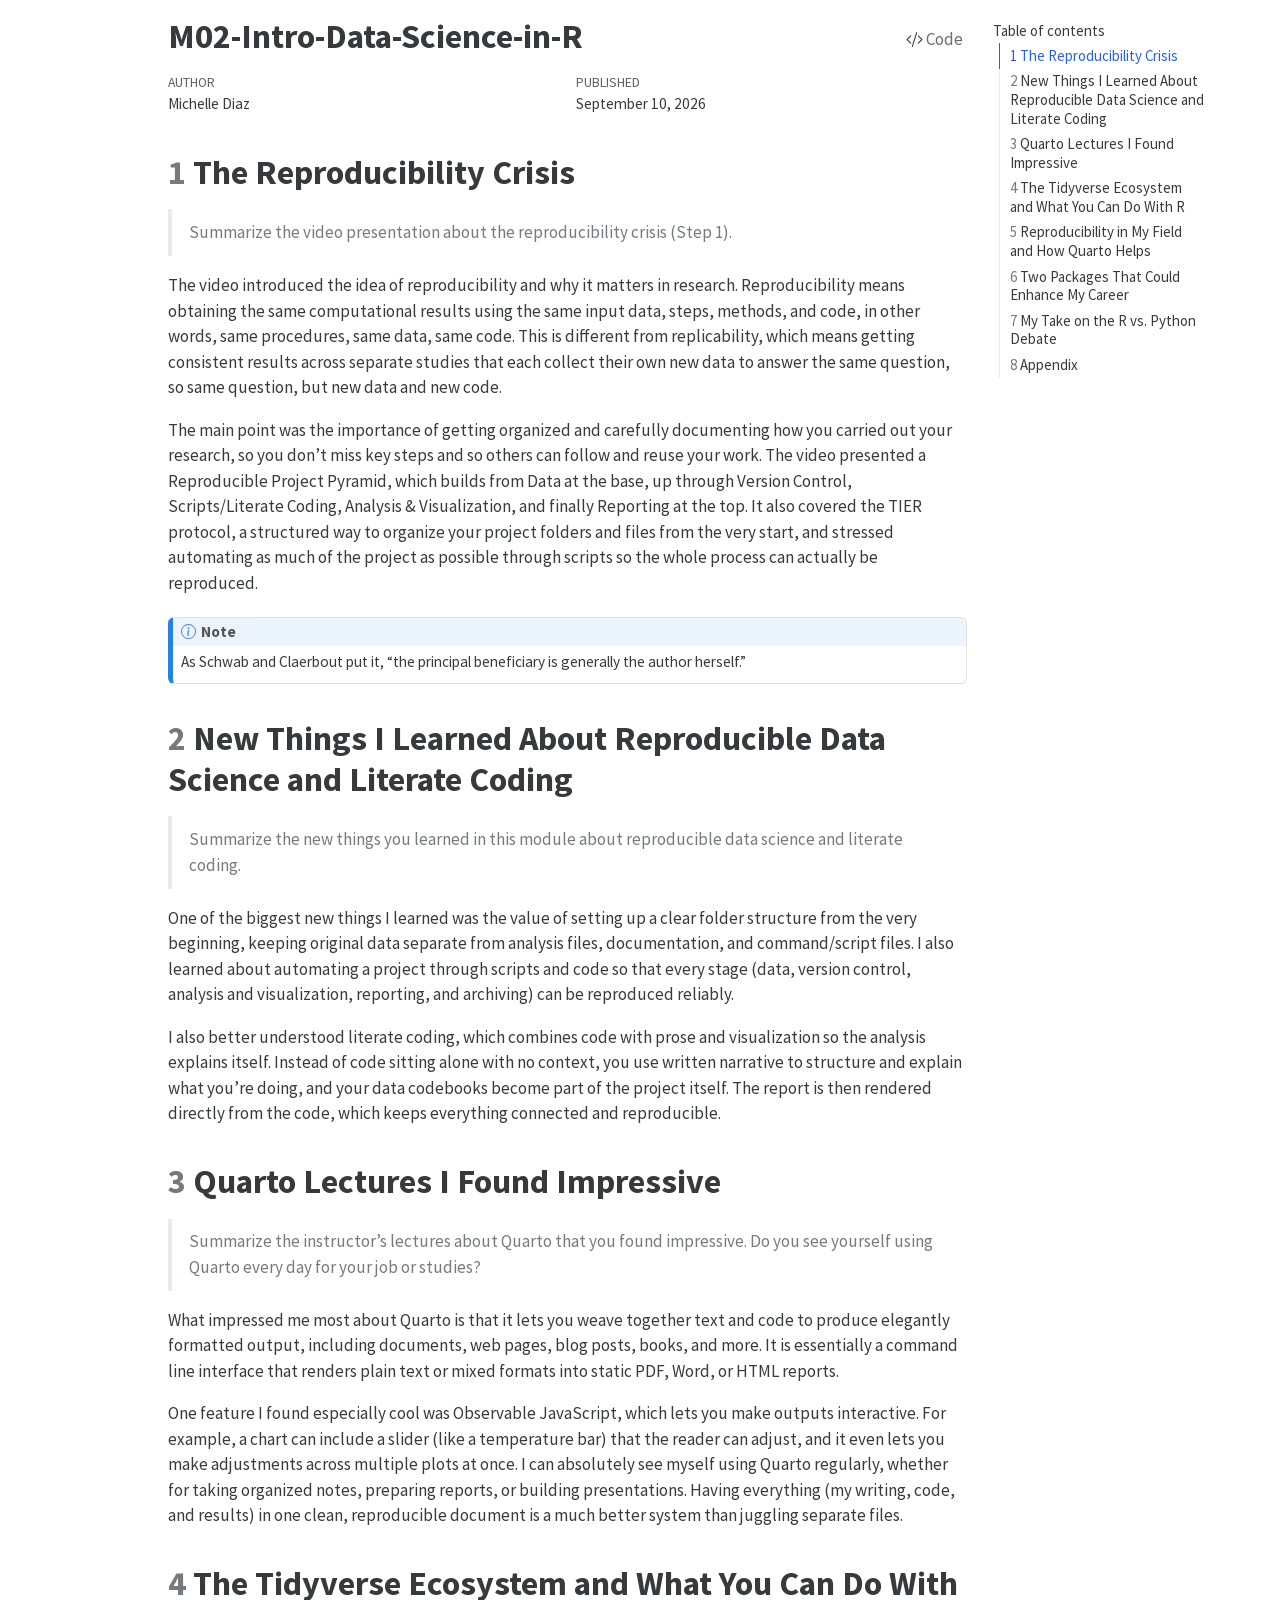
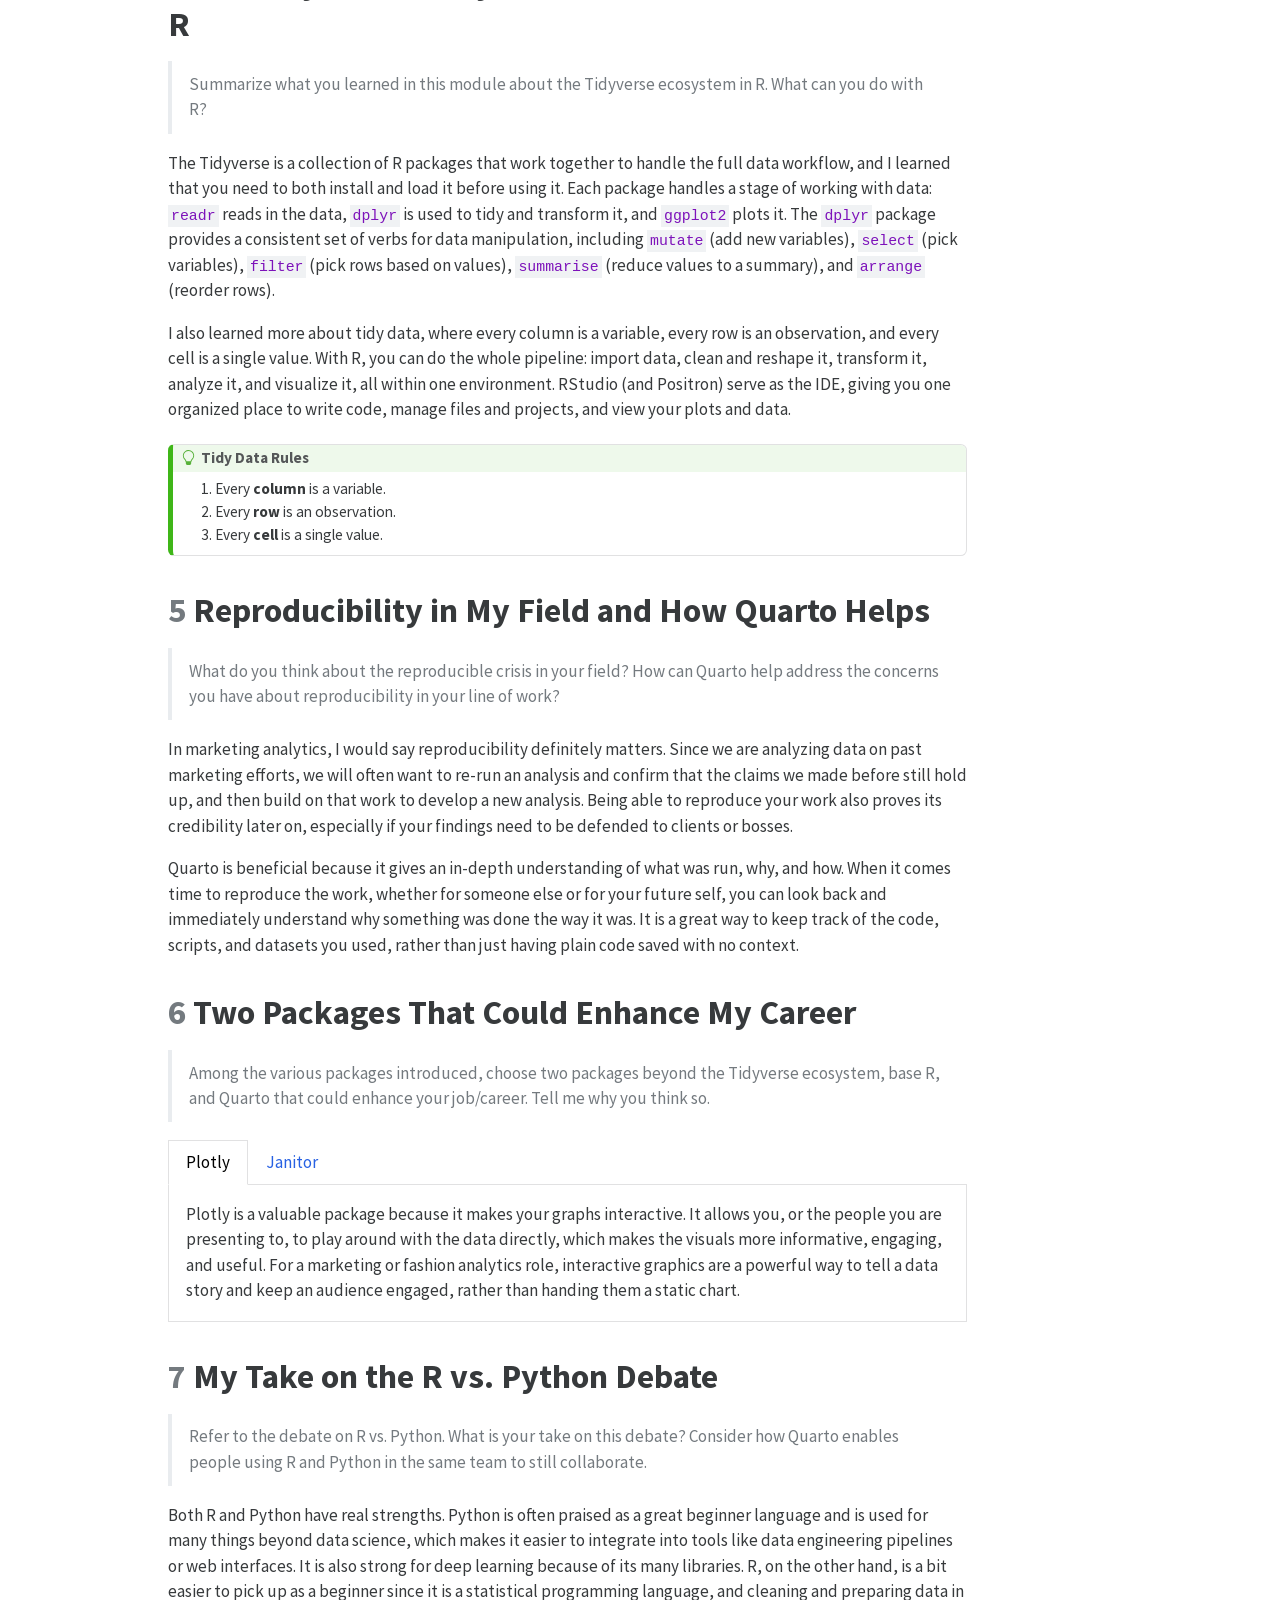
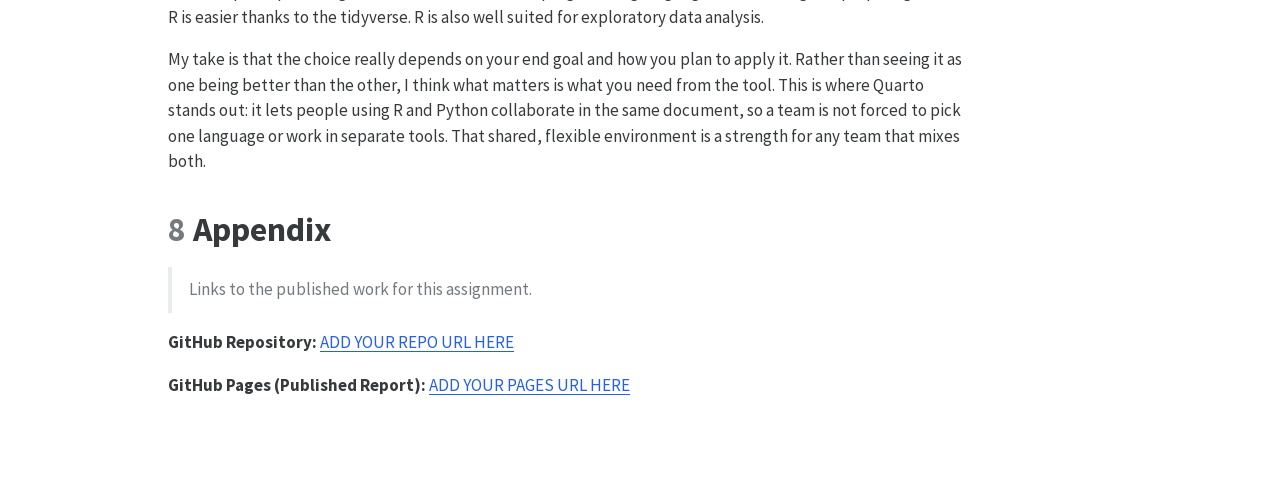
<file: index.html>
<!doctype html>
<html lang="en">
<head>
  <meta charset="utf-8" />
  <meta name="viewport" content="width=device-width, initial-scale=1" />
  <title>Redirecting…</title>
  <meta http-equiv="refresh" content="0; url=Diaz,Michelle-M02-Intro-Data-Science-in-R.html" />
</head>
<body>
  <p>Redirecting to your project page…</p>
  <p>If you are not redirected, click <a href="Diaz,Michelle-M02-Intro-Data-Science-in-R.html">here</a>.</p>
</body>
</html>
</file>
